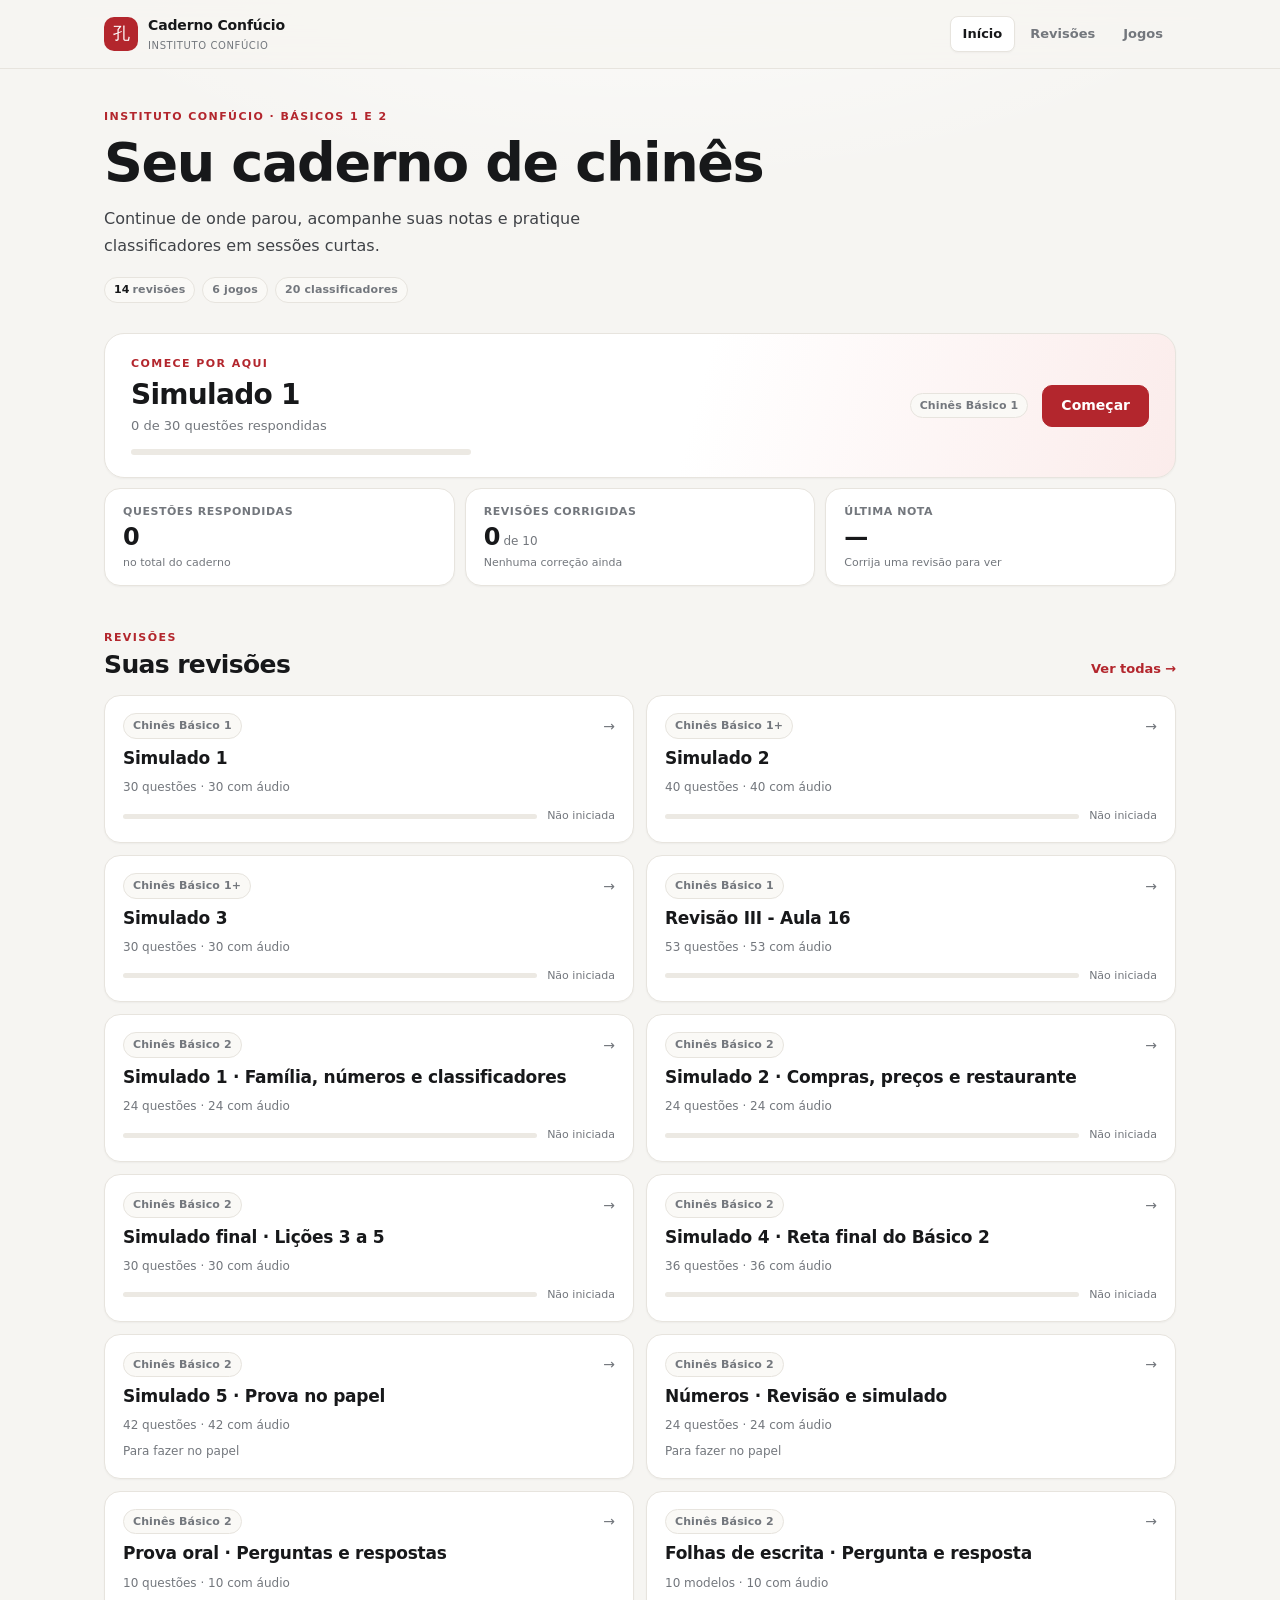
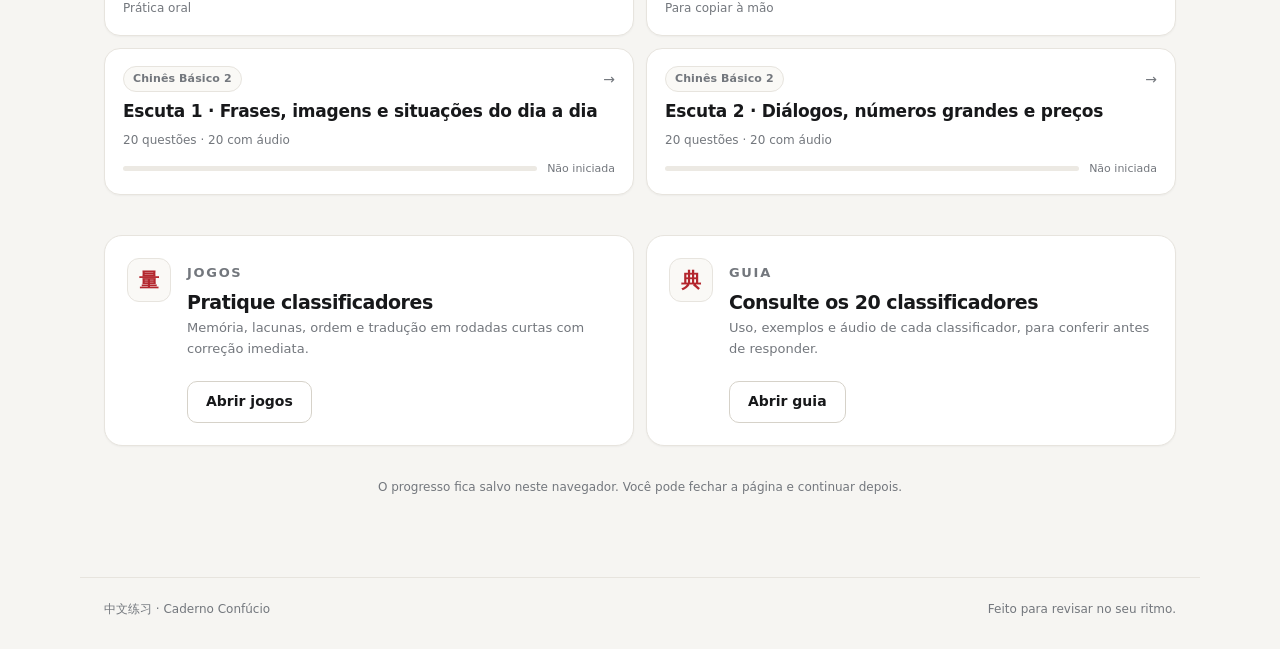
<file: index.html>
<!doctype html>
<html lang="pt-BR">
  <head>
    <meta charset="utf-8" />
    <meta name="viewport" content="width=device-width, initial-scale=1" />
    <title>Caderno de Chinês · Instituto Confúcio</title>
    <meta name="description" content="Caderno de estudos das aulas de chinês do Instituto Confúcio: revisões, jogos de classificadores e guia de consulta." />
    <link rel="icon" href="data:image/svg+xml,%3Csvg xmlns='http://www.w3.org/2000/svg' viewBox='0 0 64 64'%3E%3Crect width='64' height='64' rx='12' fill='%23b3262d'/%3E%3Ctext x='32' y='42' text-anchor='middle' font-size='32' fill='white' font-family='Arial'%3E习%3C/text%3E%3C/svg%3E" />
    <link rel="stylesheet" href="./src/styles.css?v=2026-11-26-2" />
  </head>
  <body class="app-body" data-page="home">
    <header class="site-header">
      <div class="site-header-inner">
        <a class="brand" href="./index.html" aria-label="Caderno Confúcio, ir para o início">
          <span class="brand-seal" aria-hidden="true">孔</span>
          <span class="brand-text"><strong>Caderno Confúcio</strong><small>Instituto Confúcio</small></span>
        </a>
        <nav class="site-nav" aria-label="Navegação principal">
          <a href="./index.html" aria-current="page">Início</a>
          <a href="./simulados.html">Revisões</a>
          <a href="./jogos.html">Jogos</a>
        </nav>
      </div>
    </header>

    <main class="app-main home">
      <header class="home-head">
        <div class="home-head-copy">
          <p class="eyebrow">Instituto Confúcio · Básicos 1 e 2</p>
          <h1>Seu caderno de chinês</h1>
          <p class="lede">Continue de onde parou, acompanhe suas notas e pratique classificadores em sessões curtas.</p>
          <div class="home-tags">
            <span class="tag"><strong id="homeExamCount">14</strong> revisões</span>
            <span class="tag">6 jogos</span>
            <span class="tag">20 classificadores</span>
          </div>
        </div>
      </header>

      <section class="dashboard" id="homeStatus" aria-label="Seu progresso" hidden></section>

      <section class="home-section" aria-labelledby="homeExamsTitle">
        <div class="section-title-row">
          <div>
            <p class="eyebrow">Revisões</p>
            <h2 id="homeExamsTitle">Suas revisões</h2>
          </div>
          <a class="text-link" href="./simulados.html">Ver todas <span aria-hidden="true">→</span></a>
        </div>
        <div id="homeExamList" class="home-exam-list"></div>
      </section>

      <section class="home-split" aria-label="Práticas e consulta">
        <article class="promo-card">
          <span class="promo-icon" aria-hidden="true">量</span>
          <div class="promo-copy">
            <p class="eyebrow">Jogos</p>
            <h2>Pratique classificadores</h2>
            <p>Memória, lacunas, ordem e tradução em rodadas curtas com correção imediata.</p>
          </div>
          <a class="btn secondary" href="./jogos.html">Abrir jogos</a>
        </article>
        <article class="promo-card">
          <span class="promo-icon" aria-hidden="true">典</span>
          <div class="promo-copy">
            <p class="eyebrow">Guia</p>
            <h2>Consulte os 20 classificadores</h2>
            <p>Uso, exemplos e áudio de cada classificador, para conferir antes de responder.</p>
          </div>
          <a class="btn secondary" href="./jogos.html#guia">Abrir guia</a>
        </article>
      </section>

      <p class="home-note">O progresso fica salvo neste navegador. Você pode fechar a página e continuar depois.</p>
    </main>

    <footer class="site-footer">
      <span>中文练习 · Caderno Confúcio</span>
      <span>Feito para revisar no seu ritmo.</span>
    </footer>

    <script src="./src/app.js?v=2026-11-28-1" type="module"></script>
  </body>
</html>
</file>
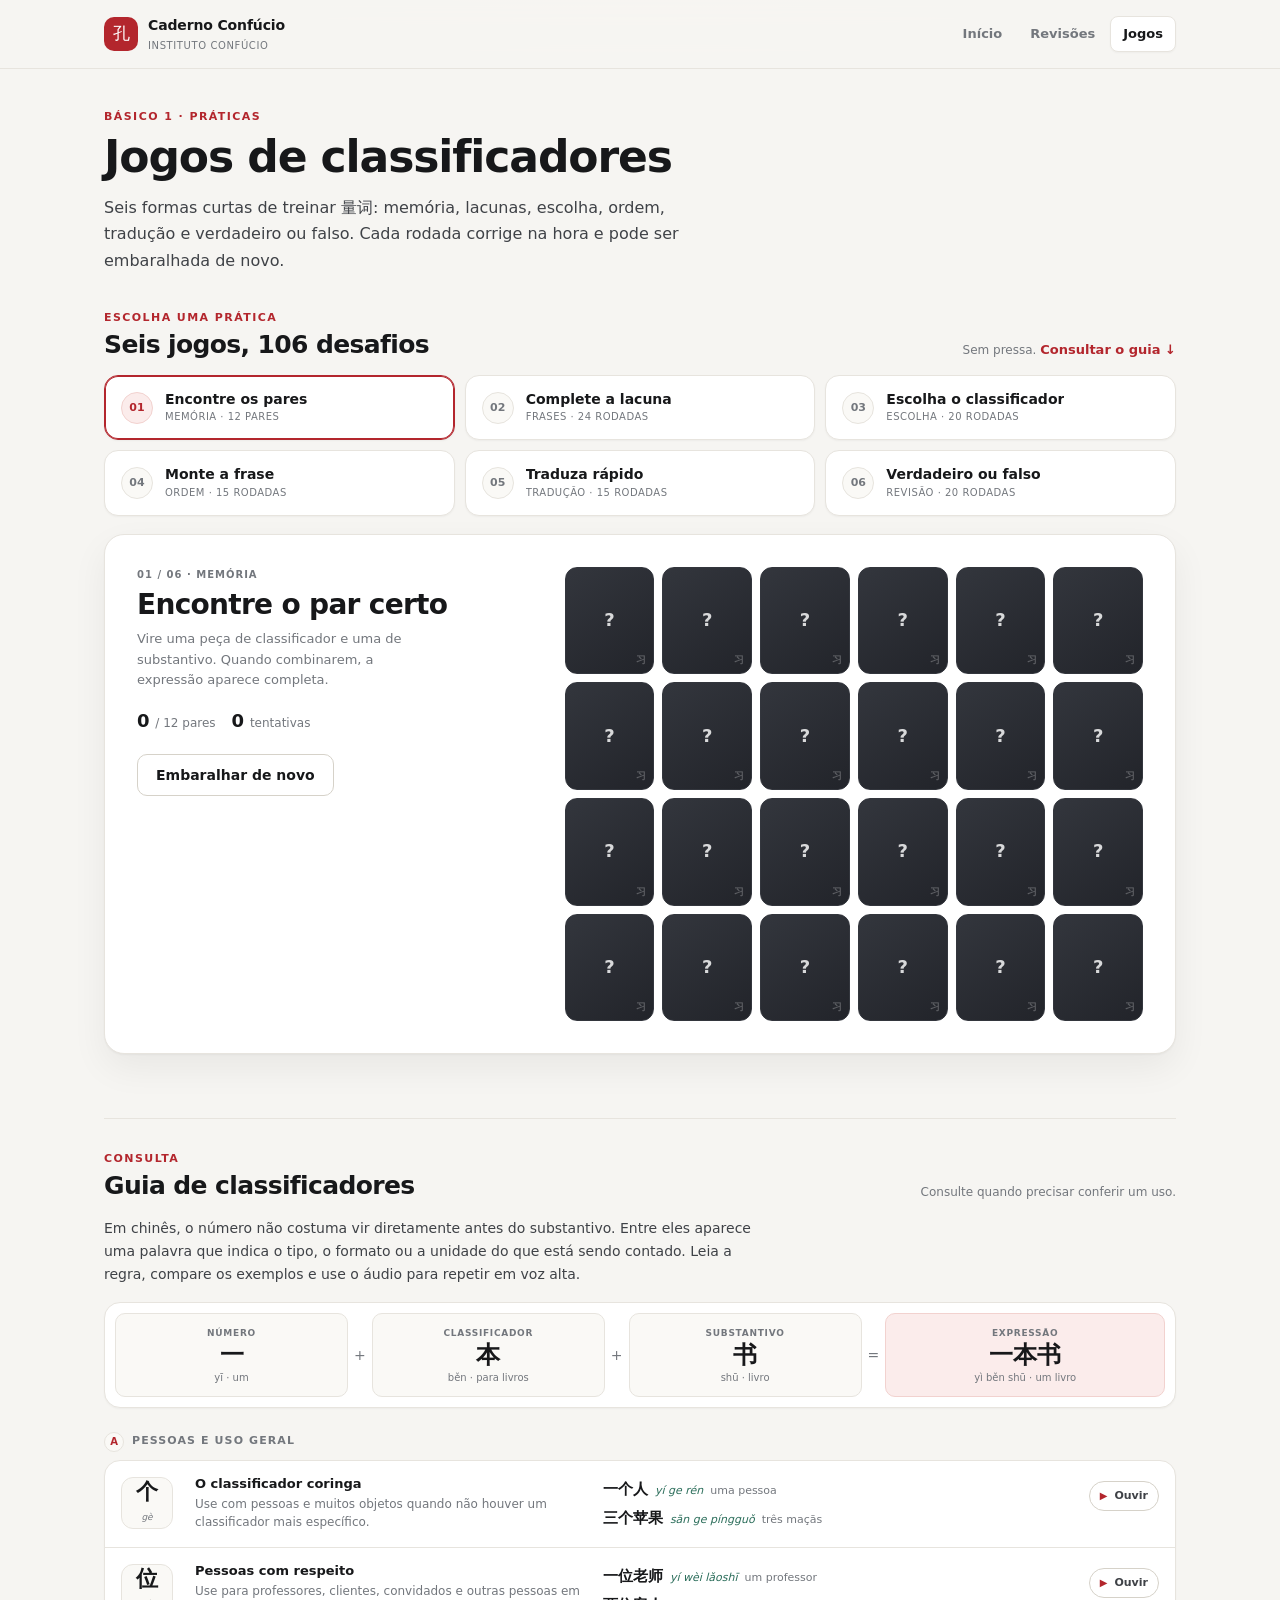
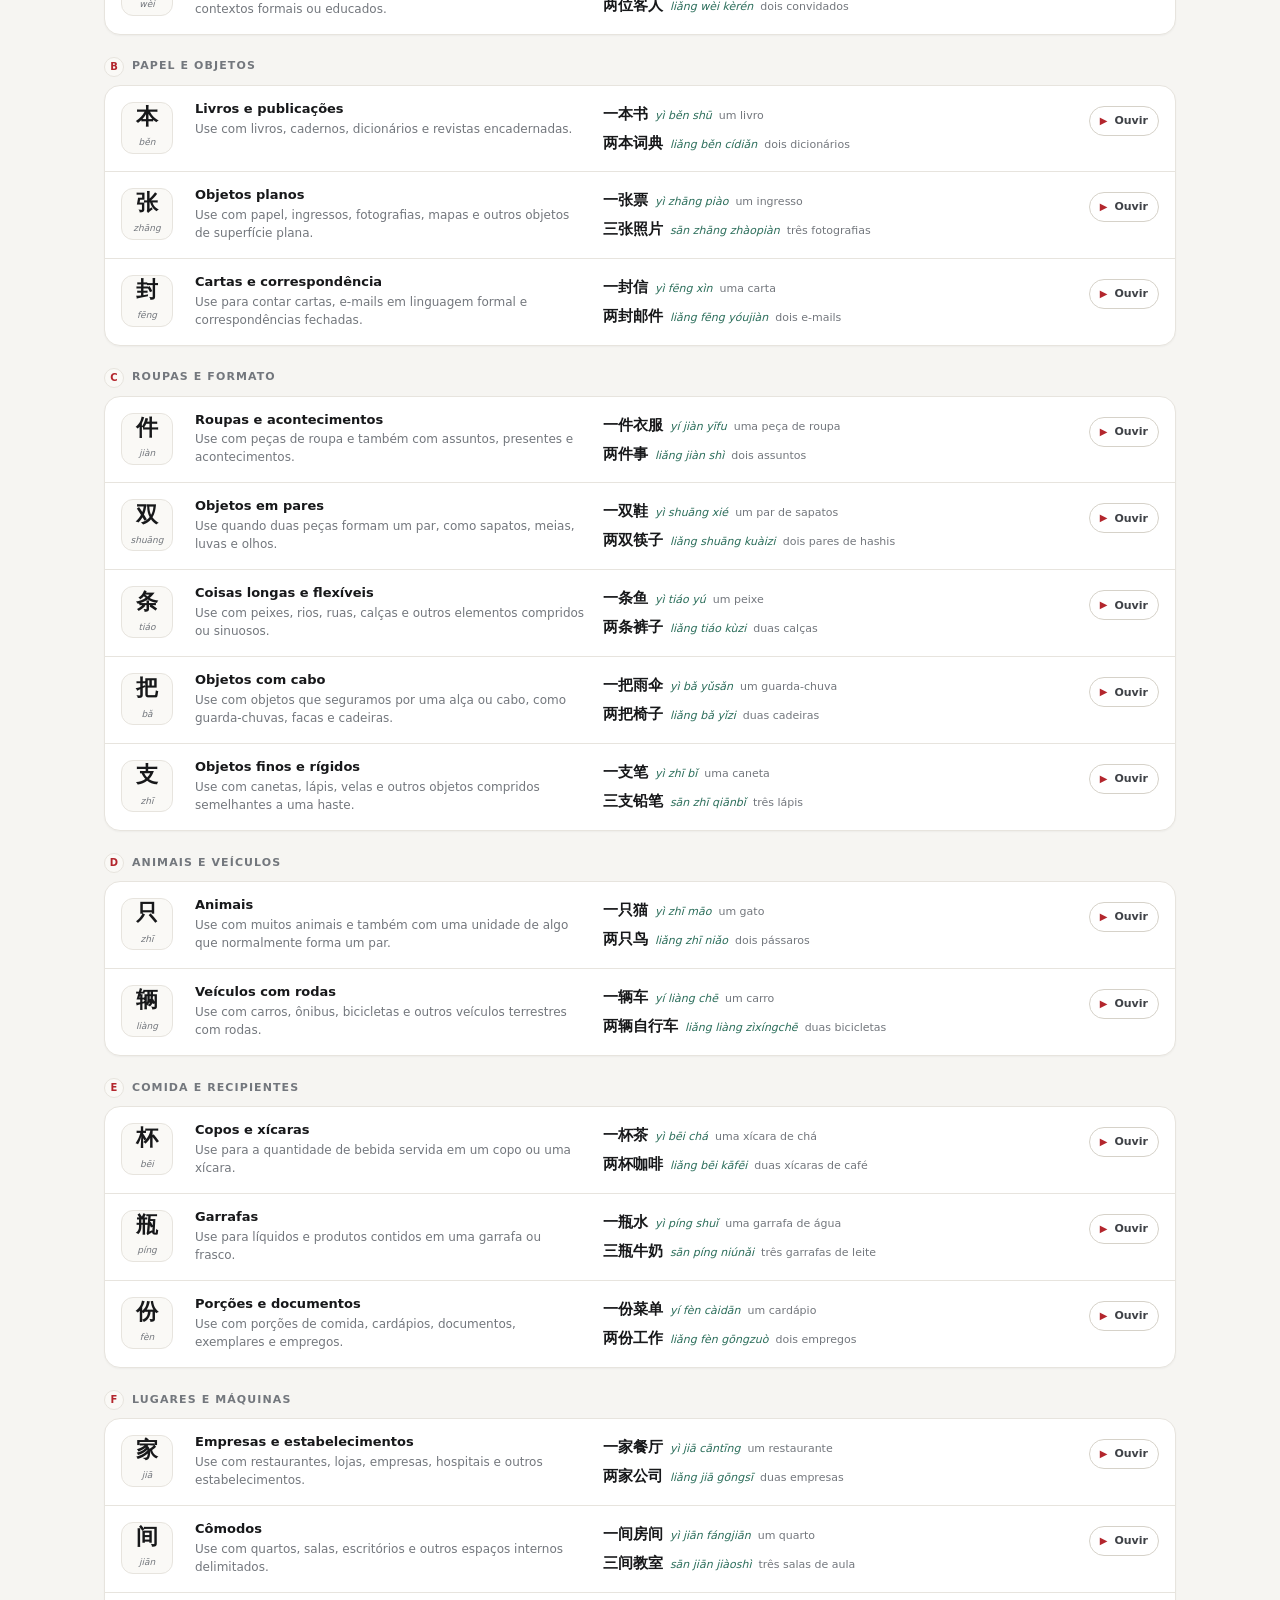
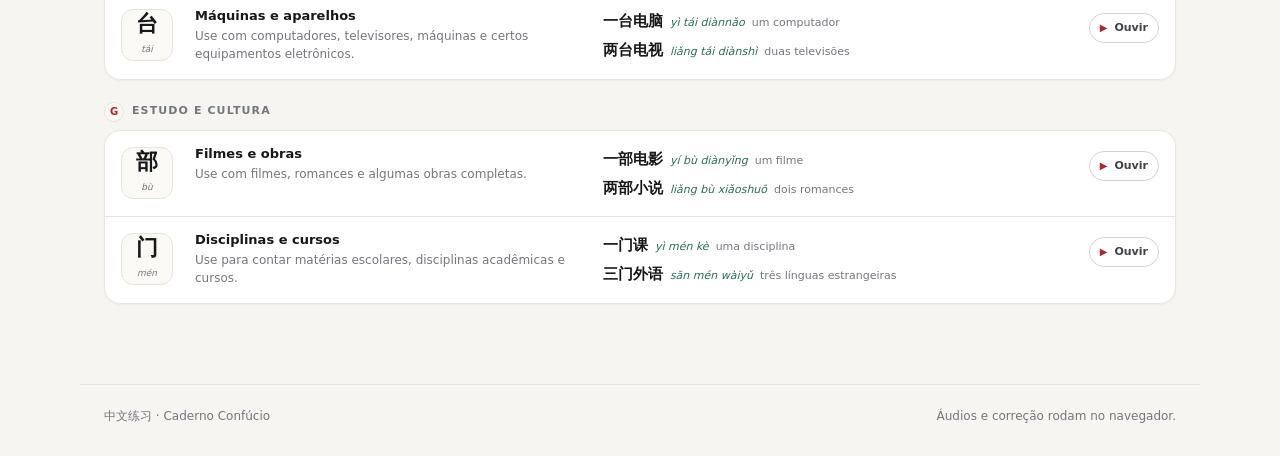
<file: jogos.html>
<!doctype html>
<html lang="pt-BR">
  <head>
    <meta charset="utf-8" />
    <meta name="viewport" content="width=device-width, initial-scale=1" />
    <title>Jogos · Caderno Confúcio</title>
    <meta name="description" content="Jogos de classificadores chineses com áudio e correção imediata: memória, lacunas, escolha, ordem, tradução e verdadeiro ou falso." />
    <link rel="icon" href="data:image/svg+xml,%3Csvg xmlns='http://www.w3.org/2000/svg' viewBox='0 0 64 64'%3E%3Crect width='64' height='64' rx='12' fill='%23b3262d'/%3E%3Ctext x='32' y='42' text-anchor='middle' font-size='32' fill='white' font-family='Arial'%3E习%3C/text%3E%3C/svg%3E" />
    <link rel="stylesheet" href="./src/styles.css?v=2026-11-26-2" />
  </head>
  <body class="app-body" data-page="games">
    <header class="site-header">
      <div class="site-header-inner">
        <a class="brand" href="./index.html" aria-label="Caderno Confúcio, ir para o início">
          <span class="brand-seal" aria-hidden="true">孔</span>
          <span class="brand-text"><strong>Caderno Confúcio</strong><small>Instituto Confúcio</small></span>
        </a>
        <nav class="site-nav" aria-label="Navegação principal">
          <a href="./index.html">Início</a>
          <a href="./simulados.html">Revisões</a>
          <a href="./jogos.html" aria-current="page">Jogos</a>
        </nav>
      </div>
    </header>

    <main class="app-main">
      <header class="page-head">
        <p class="eyebrow">Básico 1 · práticas</p>
        <h1>Jogos de classificadores</h1>
        <p class="lede">Seis formas curtas de treinar 量词: memória, lacunas, escolha, ordem, tradução e verdadeiro ou falso. Cada rodada corrige na hora e pode ser embaralhada de novo.</p>
      </header>

      <section id="classifierGames" class="games" aria-labelledby="gamesTitle">
        <div class="section-title-row">
          <div>
            <p class="eyebrow">Escolha uma prática</p>
            <h2 id="gamesTitle">Seis jogos, 106 desafios</h2>
          </div>
          <p class="helper-text">Sem pressa. <a class="text-link" href="#guia">Consultar o guia ↓</a></p>
        </div>
        <div id="gameTabs" class="game-menu" role="group" aria-label="Escolher jogo"></div>
        <div id="gameWorkspace" class="game-workspace" tabindex="-1"></div>
      </section>

      <section class="guide" id="guia" aria-labelledby="educationTitle">
        <div class="section-title-row">
          <div>
            <p class="eyebrow">Consulta</p>
            <h2 id="educationTitle">Guia de classificadores</h2>
          </div>
          <p class="helper-text">Consulte quando precisar conferir um uso.</p>
        </div>

        <div class="guide-intro">
          <p>Em chinês, o número não costuma vir diretamente antes do substantivo. Entre eles aparece uma palavra que indica o tipo, o formato ou a unidade do que está sendo contado. Leia a regra, compare os exemplos e use o áudio para repetir em voz alta.</p>
          <div class="formula" aria-label="Fórmula: número mais classificador mais substantivo">
            <div class="formula-part"><span>número</span><strong lang="zh-Hans">一</strong><small>yī · um</small></div>
            <b aria-hidden="true">+</b>
            <div class="formula-part"><span>classificador</span><strong lang="zh-Hans">本</strong><small>běn · para livros</small></div>
            <b aria-hidden="true">+</b>
            <div class="formula-part"><span>substantivo</span><strong lang="zh-Hans">书</strong><small>shū · livro</small></div>
            <b aria-hidden="true">=</b>
            <div class="formula-part is-result"><span>expressão</span><strong lang="zh-Hans">一本书</strong><small>yì běn shū · um livro</small></div>
          </div>
        </div>

        <div id="classifierGuide" class="classifier-guide"></div>
      </section>
    </main>

    <footer class="site-footer">
      <span>中文练习 · Caderno Confúcio</span>
      <span>Áudios e correção rodam no navegador.</span>
    </footer>

    <script src="./src/app.js?v=2026-11-28-1" type="module"></script>
  </body>
</html>
</file>
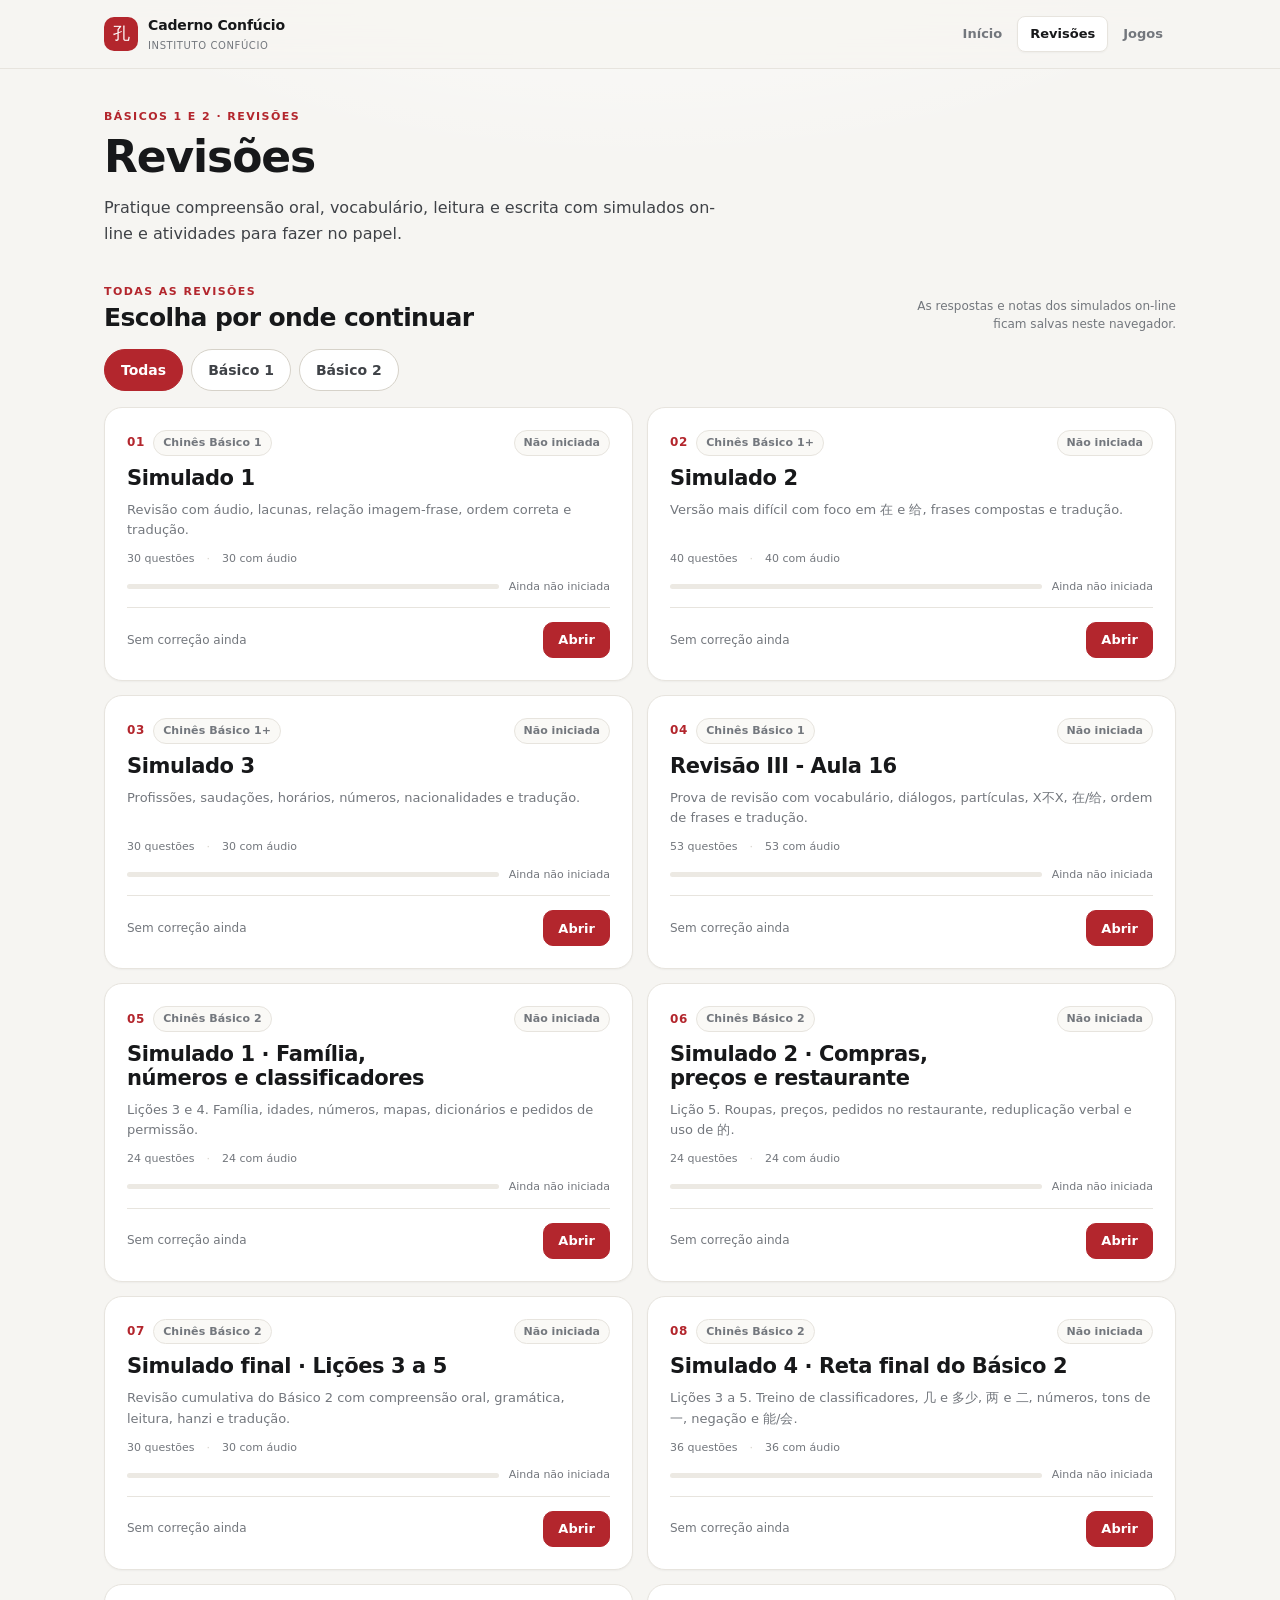
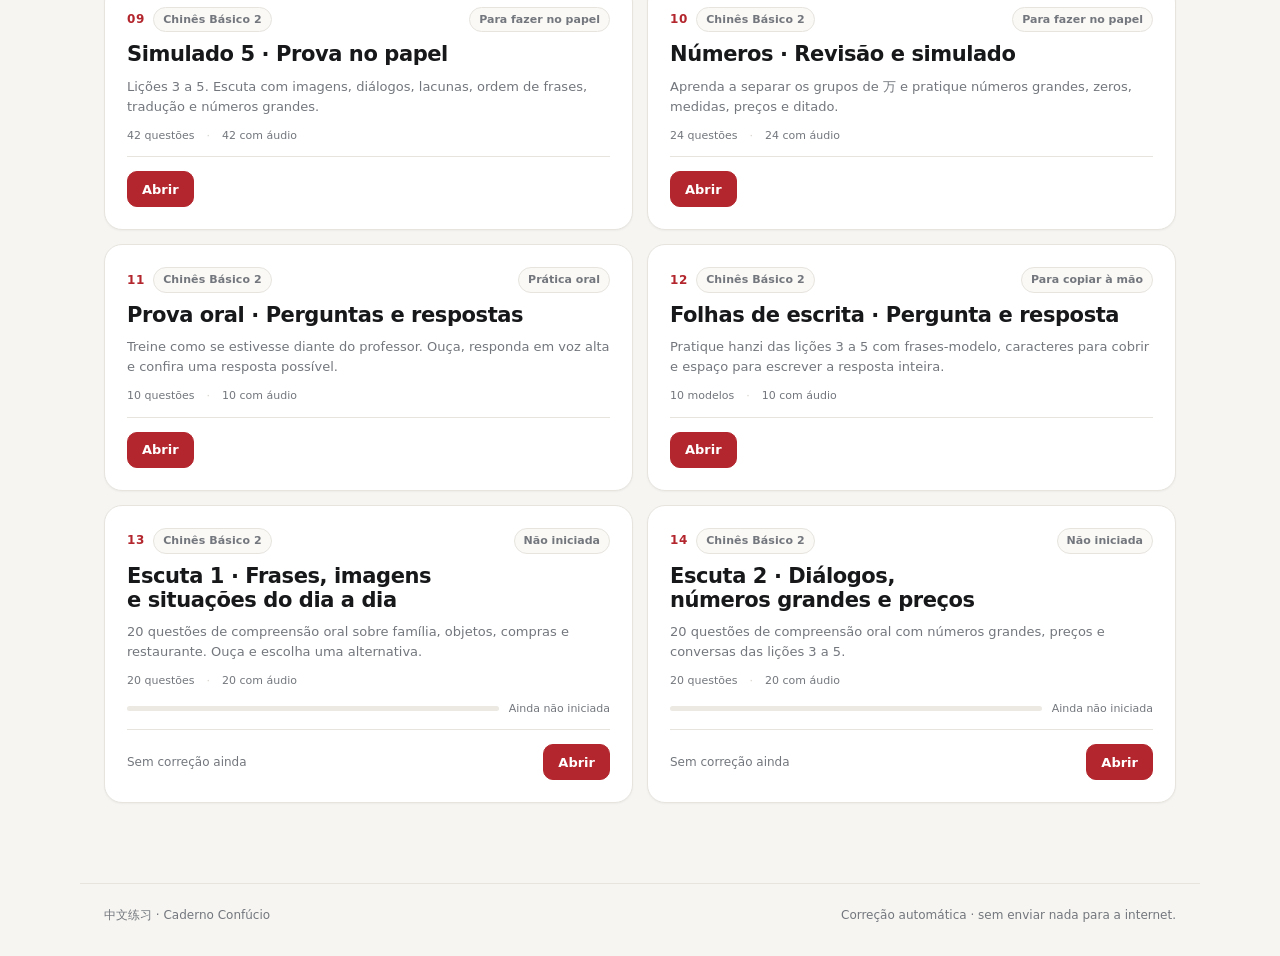
<file: simulados.html>
<!doctype html>
<html lang="pt-BR">
  <head>
    <meta charset="utf-8" />
    <meta name="viewport" content="width=device-width, initial-scale=1" />
    <title>Revisões · Caderno Confúcio</title>
    <meta name="description" content="Simulados e revisões dos níveis Básico 1 e 2 do Instituto Confúcio, com correção automática e respostas salvas." />
    <link rel="icon" href="data:image/svg+xml,%3Csvg xmlns='http://www.w3.org/2000/svg' viewBox='0 0 64 64'%3E%3Crect width='64' height='64' rx='12' fill='%23b3262d'/%3E%3Ctext x='32' y='42' text-anchor='middle' font-size='32' fill='white' font-family='Arial'%3E习%3C/text%3E%3C/svg%3E" />
    <link rel="stylesheet" href="./src/styles.css?v=2026-11-26-2" />
  </head>
  <body class="app-body" data-page="exams">
    <header class="site-header">
      <div class="site-header-inner">
        <a class="brand" href="./index.html" aria-label="Caderno Confúcio, ir para o início">
          <span class="brand-seal" aria-hidden="true">孔</span>
          <span class="brand-text"><strong>Caderno Confúcio</strong><small>Instituto Confúcio</small></span>
        </a>
        <nav class="site-nav" aria-label="Navegação principal">
          <a href="./index.html">Início</a>
          <a href="./simulados.html" aria-current="page">Revisões</a>
          <a href="./jogos.html">Jogos</a>
        </nav>
      </div>
    </header>

    <main class="app-main">
      <div id="homeScreen">
        <header class="page-head">
          <p class="eyebrow">Básicos 1 e 2 · revisões</p>
          <h1>Revisões</h1>
          <p class="lede">Pratique compreensão oral, vocabulário, leitura e escrita com simulados on-line e atividades para fazer no papel.</p>
        </header>

        <section class="library" aria-labelledby="libraryTitle">
          <div class="section-title-row">
            <div>
              <p class="eyebrow">Todas as revisões</p>
              <h2 id="libraryTitle">Escolha por onde continuar</h2>
            </div>
            <p class="helper-text">As respostas e notas dos simulados on-line ficam salvas neste navegador.</p>
          </div>
          <div id="examLevelFilter" class="exam-level-filter" role="group" aria-label="Filtrar revisões por nível" hidden>
            <button type="button" data-exam-level="" aria-pressed="true" aria-controls="examCards">Todas</button>
            <button type="button" data-exam-level="1" aria-pressed="false" aria-controls="examCards">Básico 1</button>
            <button type="button" data-exam-level="2" aria-pressed="false" aria-controls="examCards">Básico 2</button>
          </div>
          <div id="examCards" class="exam-list" aria-label="Lista de revisões"></div>
        </section>
      </div>

      <section id="examScreen" class="exam-screen" hidden>
        <div class="exam-sticky">
          <div class="exam-topbar">
            <button class="back-link" id="backToExams" type="button"><span aria-hidden="true">←</span> Todas as revisões</button>
            <div class="exam-topbar-main">
              <span class="exam-topbar-kicker" id="examToolbarKicker">Revisão</span>
              <strong id="examToolbarTitle"></strong>
            </div>
            <div class="exam-topbar-progress" aria-live="polite">
              <span id="progressText">0 de 0 respondidas</span>
              <span class="progress-track" aria-hidden="true"><span id="progressBar" class="progress-bar"></span></span>
            </div>
          </div>
          <nav id="sectionNav" class="section-tabs" aria-label="Seções da revisão"></nav>
        </div>

        <div class="exam-sheet">
          <header id="examIntro" class="exam-intro"></header>
          <form id="examForm" class="exam-form" novalidate></form>
          <section id="results" class="results" aria-live="polite" hidden></section>
        </div>
      </section>
    </main>

    <footer class="site-footer">
      <span>中文练习 · Caderno Confúcio</span>
      <span>Correção automática · sem enviar nada para a internet.</span>
    </footer>

    <script src="./src/app.js?v=2026-11-28-1" type="module"></script>
  </body>
</html>
</file>
<file: src/styles.css>
:root {
  color-scheme: light;
  --bg: #f6f5f2;
  --surface: #ffffff;
  --surface-soft: #faf9f6;
  --ink: #17181a;
  --ink-2: #3f4247;
  --muted: #73777d;
  --border: #e7e4de;
  --border-strong: #d6d2c9;
  --accent: #b3262d;
  --accent-dark: #941d24;
  --accent-soft: #fbeceb;
  --jade: #2c6e5b;
  --jade-soft: #eaf4ef;
  --gold: #916a1c;
  --gold-soft: #fbf3e2;
  --wrong: #b3262d;
  --radius: 16px;
  --radius-sm: 10px;
  --shadow-sm: 0 1px 2px rgb(20 20 24 / 4%);
  --shadow: 0 1px 2px rgb(20 20 24 / 4%), 0 14px 36px rgb(20 20 24 / 6%);
  --font-sans: "Inter", "Avenir Next", "Segoe UI", system-ui, -apple-system, "PingFang SC", "Microsoft YaHei", sans-serif;
  --max: 1120px;
  --header-h: 68px;
}

* {
  box-sizing: border-box;
}

[hidden] {
  display: none !important;
}

html {
  scroll-behavior: smooth;
}

body {
  margin: 0;
  min-height: 100vh;
  background-color: var(--bg);
  background-image: radial-gradient(1100px 560px at 50% -8%, #ffffff 0%, rgb(255 255 255 / 0%) 66%);
  background-repeat: no-repeat;
  color: var(--ink);
  font-family: var(--font-sans);
  font-size: 16px;
  line-height: 1.6;
  -webkit-font-smoothing: antialiased;
  text-rendering: optimizeLegibility;
}

h1,
h2,
h3,
h4 {
  margin: 0;
  font-family: var(--font-sans);
  font-weight: 650;
  line-height: 1.15;
  letter-spacing: -0.025em;
  text-wrap: balance;
}

p {
  margin: 0;
}

a {
  color: var(--accent);
}

img {
  max-width: 100%;
}

button,
input,
select,
textarea {
  font: inherit;
}

button {
  color: inherit;
}

:where(a, button, input, select, textarea):focus-visible,
.game-workspace:focus-visible,
.pairs-board:focus-visible {
  outline: 2px solid rgb(179 38 45 / 55%);
  outline-offset: 2px;
}

.site-header {
  position: sticky;
  top: 0;
  z-index: 50;
  border-bottom: 1px solid var(--border);
  background: rgb(246 245 242 / 88%);
  backdrop-filter: blur(14px);
}

.site-header-inner {
  display: flex;
  align-items: center;
  gap: 24px;
  width: min(var(--max), 100%);
  min-height: var(--header-h);
  margin: 0 auto;
  padding: 0 24px;
}

.brand {
  display: flex;
  align-items: center;
  gap: 10px;
  color: var(--ink);
  text-decoration: none;
}

.brand-seal {
  display: grid;
  place-items: center;
  width: 34px;
  height: 34px;
  border-radius: 10px;
  background: var(--accent);
  color: #fff;
  font-size: 17px;
  line-height: 1;
}

.brand-text {
  display: grid;
  gap: 1px;
}

.brand-text strong {
  font-size: 14px;
  font-weight: 650;
  letter-spacing: -0.01em;
}

.brand-text small {
  color: var(--muted);
  font-size: 10px;
  font-weight: 500;
  letter-spacing: 0.06em;
  text-transform: uppercase;
}

.site-nav {
  display: flex;
  align-items: center;
  gap: 2px;
  margin-left: auto;
}

.site-nav a {
  padding: 7px 12px;
  border: 1px solid transparent;
  border-radius: 8px;
  color: var(--muted);
  font-size: 13px;
  font-weight: 550;
  text-decoration: none;
  transition: color 140ms ease, background 140ms ease, border-color 140ms ease;
}

.site-nav a:hover {
  background: var(--surface-soft);
  color: var(--ink);
}

.site-nav a[aria-current="page"] {
  border-color: var(--border);
  background: var(--surface);
  box-shadow: var(--shadow-sm);
  color: var(--ink);
}

.app-main {
  width: min(var(--max), 100%);
  margin: 0 auto;
  padding: 40px 24px 80px;
}

.site-footer {
  display: flex;
  justify-content: space-between;
  gap: 16px;
  width: min(var(--max), 100%);
  margin: 0 auto;
  padding: 22px 24px 30px;
  border-top: 1px solid var(--border);
  color: var(--muted);
  font-size: 12px;
}

.eyebrow {
  margin: 0 0 8px;
  color: var(--accent);
  font-size: 11px;
  font-weight: 700;
  letter-spacing: 0.13em;
  line-height: 1.4;
  text-transform: uppercase;
}

.lede {
  max-width: 62ch;
  margin-top: 12px;
  color: var(--ink-2);
  font-size: 16px;
  line-height: 1.65;
}

.helper-text {
  max-width: 34ch;
  color: var(--muted);
  font-size: 12px;
  line-height: 1.5;
  text-align: right;
}

.page-head {
  max-width: 760px;
  margin-bottom: 36px;
}

.page-head h1 {
  font-size: clamp(34px, 4.4vw, 44px);
}

.btn {
  display: inline-flex;
  align-items: center;
  justify-content: center;
  gap: 8px;
  min-height: 42px;
  padding: 8px 18px;
  border: 1px solid var(--accent);
  border-radius: var(--radius-sm);
  background: var(--accent);
  color: #fff;
  font-size: 14px;
  font-weight: 600;
  line-height: 1.2;
  text-decoration: none;
  cursor: pointer;
  transition: background 140ms ease, border-color 140ms ease, transform 140ms ease;
}

.btn:hover {
  border-color: var(--accent-dark);
  background: var(--accent-dark);
  transform: translateY(-1px);
}

.btn.secondary {
  border-color: var(--border-strong);
  background: var(--surface);
  color: var(--ink);
}

.btn.secondary:hover {
  border-color: #c3bdb1;
  background: var(--surface-soft);
}

.btn:disabled {
  opacity: 0.45;
  cursor: not-allowed;
  transform: none;
}

.text-link {
  display: inline-flex;
  align-items: center;
  gap: 4px;
  border: none;
  background: none;
  color: var(--accent);
  font-size: 13px;
  font-weight: 600;
  text-decoration: none;
  cursor: pointer;
}

.text-link:hover {
  color: var(--accent-dark);
  text-decoration: underline;
  text-underline-offset: 3px;
}

.tag {
  display: inline-flex;
  align-items: center;
  padding: 3px 9px;
  border: 1px solid var(--border);
  border-radius: 999px;
  background: var(--surface-soft);
  color: var(--muted);
  font-size: 11px;
  font-weight: 600;
  letter-spacing: 0.01em;
  white-space: nowrap;
}

.status-pill {
  display: inline-flex;
  align-items: center;
  margin-left: auto;
  padding: 3px 9px;
  border: 1px solid var(--border);
  border-radius: 999px;
  background: var(--surface-soft);
  color: var(--muted);
  font-size: 11px;
  font-weight: 600;
  white-space: nowrap;
}

.status-pill.is-started {
  border-color: #f0ddb8;
  background: var(--gold-soft);
  color: var(--gold);
}

.status-pill.is-corrected {
  border-color: #cde5da;
  background: var(--jade-soft);
  color: var(--jade);
}

.progress-track {
  display: block;
  flex: 1 1 auto;
  height: 6px;
  overflow: hidden;
  border-radius: 999px;
  background: #ece9e3;
}

.progress-bar {
  display: block;
  width: 0;
  height: 100%;
  border-radius: inherit;
  background: var(--jade);
  transition: width 220ms ease;
}

.section-title-row {
  display: flex;
  align-items: flex-end;
  justify-content: space-between;
  gap: 24px;
  margin-bottom: 16px;
}

.section-title-row h2 {
  font-size: clamp(21px, 2.4vw, 25px);
}

.section-title-row .eyebrow {
  margin-bottom: 5px;
}

.home-head {
  display: flex;
  align-items: flex-end;
  justify-content: space-between;
  gap: 32px;
  margin-bottom: 30px;
}

.home-head h1 {
  font-size: clamp(38px, 5vw, 54px);
}

.home-head-copy .lede {
  max-width: 52ch;
}

.home-tags {
  display: flex;
  flex-wrap: wrap;
  gap: 7px;
  margin-top: 18px;
}

.home-tags .tag strong {
  margin-right: 3px;
  color: var(--ink);
  font-weight: 700;
}

.dashboard {
  display: flex;
  flex-direction: column;
  gap: 10px;
  margin-bottom: 44px;
}

.continue-card {
  display: flex;
  align-items: center;
  justify-content: space-between;
  gap: 26px;
  padding: 22px 26px;
  border: 1px solid var(--border);
  border-radius: 20px;
  background: linear-gradient(105deg, var(--surface) 0%, var(--surface) 55%, var(--accent-soft) 100%);
  box-shadow: var(--shadow-sm);
}

.continue-copy {
  display: flex;
  flex: 1 1 auto;
  flex-direction: column;
  justify-content: center;
  min-width: 0;
}

.continue-copy h2 {
  font-size: clamp(22px, 2.6vw, 28px);
}

.continue-meta {
  margin: 5px 0 12px;
  color: var(--muted);
  font-size: 13px;
}

.continue-copy .progress-track {
  width: min(100%, 340px);
  flex: 0 0 auto;
}

.continue-action {
  display: flex;
  flex: 0 0 auto;
  align-items: center;
  gap: 14px;
}

.stat-grid {
  display: grid;
  grid-template-columns: repeat(3, minmax(0, 1fr));
  gap: 10px;
}

.stat-card {
  display: grid;
  gap: 2px;
  align-content: center;
  min-width: 0;
  padding: 14px 18px;
  border: 1px solid var(--border);
  border-radius: 16px;
  background: var(--surface);
  box-shadow: var(--shadow-sm);
}

.stat-label {
  color: var(--muted);
  font-size: 11px;
  font-weight: 600;
  letter-spacing: 0.05em;
  text-transform: uppercase;
}

.stat-value {
  color: var(--ink);
  font-size: 24px;
  font-weight: 650;
  letter-spacing: -0.03em;
  line-height: 1.2;
  font-variant-numeric: tabular-nums;
}

.stat-sub {
  overflow: hidden;
  color: var(--muted);
  font-size: 11px;
  font-weight: 500;
  text-overflow: ellipsis;
  white-space: nowrap;
}

.stat-value .stat-sub {
  font-size: 12px;
  font-weight: 500;
  letter-spacing: 0;
}

.home-section {
  margin-top: 40px;
}

.home-exam-list {
  display: grid;
  grid-template-columns: repeat(2, minmax(0, 1fr));
  gap: 12px;
}

.home-exam {
  display: grid;
  gap: 6px;
  padding: 17px 18px;
  border: 1px solid var(--border);
  border-radius: 16px;
  background: var(--surface);
  box-shadow: var(--shadow-sm);
  color: var(--ink);
  text-decoration: none;
  transition: border-color 150ms ease, box-shadow 150ms ease, transform 150ms ease;
}

.home-exam:hover {
  border-color: var(--border-strong);
  box-shadow: var(--shadow);
  transform: translateY(-1px);
}

.home-exam-top {
  display: flex;
  align-items: center;
  justify-content: space-between;
  gap: 8px;
}

.home-exam > strong {
  font-size: 17px;
  font-weight: 650;
  letter-spacing: -0.015em;
}

.home-exam-meta {
  color: var(--muted);
  font-size: 12px;
}

.home-exam-score {
  color: var(--jade);
  font-size: 13px;
  font-weight: 700;
  font-variant-numeric: tabular-nums;
}

.home-exam-arrow {
  color: var(--muted);
  font-size: 14px;
}

.home-exam-progress {
  display: flex;
  align-items: center;
  gap: 10px;
  margin-top: 4px;
  color: var(--muted);
  font-size: 11px;
  font-variant-numeric: tabular-nums;
}

.home-exam-progress .progress-track {
  height: 5px;
}

.home-exam-progress .progress-bar {
  background: var(--accent);
}

.home-split {
  display: grid;
  grid-template-columns: repeat(2, minmax(0, 1fr));
  gap: 12px;
  margin-top: 40px;
}

.promo-card {
  display: grid;
  grid-template-columns: auto minmax(0, 1fr);
  gap: 16px;
  align-items: start;
  padding: 22px;
  border: 1px solid var(--border);
  border-radius: 18px;
  background: var(--surface);
  box-shadow: var(--shadow-sm);
}

.promo-icon {
  display: grid;
  place-items: center;
  width: 44px;
  height: 44px;
  border: 1px solid var(--border);
  border-radius: 12px;
  background: var(--surface-soft);
  color: var(--accent);
  font-size: 20px;
  font-weight: 600;
  line-height: 1;
}

.promo-copy h2 {
  font-size: 19px;
}

.promo-copy p {
  margin-top: 5px;
  color: var(--muted);
  font-size: 13px;
  line-height: 1.55;
}

.promo-card .btn {
  grid-column: 2;
  justify-self: start;
  margin-top: 6px;
}

.home-note {
  margin-top: 32px;
  color: var(--muted);
  font-size: 12px;
  text-align: center;
}

.library {
  margin-top: 8px;
}

.exam-level-filter {
  display: flex;
  flex-wrap: wrap;
  gap: 8px;
  margin-bottom: 16px;
}

.exam-level-filter button {
  min-height: 42px;
  padding: 8px 16px;
  border: 1px solid var(--border-strong);
  border-radius: 999px;
  background: var(--surface);
  color: var(--ink-2);
  font-size: 14px;
  font-weight: 600;
  cursor: pointer;
}

.exam-level-filter button:hover {
  border-color: var(--accent);
}

.exam-level-filter button[aria-pressed="true"] {
  border-color: var(--accent);
  background: var(--accent);
  color: #fff;
}

.exam-list {
  display: grid;
  grid-template-columns: repeat(2, minmax(0, 1fr));
  gap: 14px;
}

.exam-card {
  display: flex;
  flex-direction: column;
  gap: 10px;
  padding: 22px;
  border: 1px solid var(--border);
  border-radius: 18px;
  background: var(--surface);
  box-shadow: var(--shadow-sm);
  transition: border-color 150ms ease, box-shadow 150ms ease;
}

.exam-card:hover {
  border-color: var(--border-strong);
  box-shadow: var(--shadow);
}

.exam-card-head {
  display: flex;
  align-items: center;
  gap: 8px;
  min-width: 0;
}

.exam-number {
  color: var(--accent);
  font-size: 12px;
  font-weight: 700;
  letter-spacing: 0.06em;
}

.exam-card h3 {
  font-size: 21px;
  letter-spacing: -0.02em;
}

.exam-description {
  flex: 1 1 auto;
  color: var(--muted);
  font-size: 13px;
  line-height: 1.55;
}

.exam-meta-line {
  display: flex;
  flex-wrap: wrap;
  gap: 12px;
  color: var(--muted);
  font-size: 11px;
}

.exam-meta-line span + span::before {
  content: "·";
  margin-right: 12px;
  color: var(--border-strong);
}

.exam-card-progress {
  display: flex;
  align-items: center;
  gap: 10px;
  color: var(--muted);
  font-size: 11px;
  font-variant-numeric: tabular-nums;
}

.exam-card-progress .progress-track {
  height: 5px;
}

.exam-card-progress .progress-bar {
  background: var(--accent);
}

.exam-card-foot {
  display: flex;
  align-items: center;
  justify-content: space-between;
  gap: 12px;
  margin-top: 2px;
  padding-top: 14px;
  border-top: 1px solid var(--border);
}

.exam-score {
  color: var(--ink-2);
  font-size: 12px;
}

.exam-score strong {
  font-weight: 700;
  font-variant-numeric: tabular-nums;
}

.exam-score.is-empty {
  color: var(--muted);
}

.exam-card .btn {
  min-height: 36px;
  padding: 6px 14px;
  font-size: 13px;
}

.exam-screen {
  animation: fade-in 200ms ease both;
}

.exam-sticky {
  position: sticky;
  top: var(--header-h);
  z-index: 40;
  margin-bottom: 24px;
  padding: 12px 0 8px;
  border-bottom: 1px solid var(--border);
  background: var(--bg);
}

.exam-topbar {
  display: grid;
  grid-template-columns: auto minmax(0, 1fr) auto;
  gap: 16px;
  align-items: center;
}

.back-link {
  display: inline-flex;
  align-items: center;
  gap: 6px;
  min-height: 34px;
  padding: 5px 11px;
  border: 1px solid var(--border);
  border-radius: 8px;
  background: var(--surface);
  color: var(--ink-2);
  font-size: 12px;
  font-weight: 600;
  cursor: pointer;
  transition: border-color 140ms ease, background 140ms ease;
}

.back-link:hover {
  border-color: var(--border-strong);
  background: var(--surface-soft);
}

.exam-topbar-main {
  display: flex;
  flex-direction: column;
  gap: 1px;
  min-width: 0;
}

.exam-topbar-kicker {
  color: var(--muted);
  font-size: 10px;
  font-weight: 600;
  letter-spacing: 0.1em;
  text-transform: uppercase;
}

.exam-topbar-main strong {
  overflow: hidden;
  color: var(--ink);
  font-size: 14px;
  font-weight: 650;
  line-height: 1.3;
  text-overflow: ellipsis;
  white-space: nowrap;
}

.exam-topbar-progress {
  display: flex;
  align-items: center;
  gap: 10px;
  color: var(--muted);
  font-size: 11px;
  white-space: nowrap;
  font-variant-numeric: tabular-nums;
}

.exam-topbar-progress .progress-track {
  width: 110px;
}

.section-tabs {
  display: flex;
  gap: 4px;
  margin-top: 10px;
  padding-bottom: 2px;
  overflow-x: auto;
  scrollbar-width: none;
}

.section-tabs::-webkit-scrollbar {
  display: none;
}

.section-tabs a {
  flex: 0 0 auto;
  padding: 5px 11px;
  border: 1px solid var(--border);
  border-radius: 999px;
  background: var(--surface);
  color: var(--muted);
  font-size: 12px;
  font-weight: 500;
  text-decoration: none;
  white-space: nowrap;
  transition: color 140ms ease, background 140ms ease, border-color 140ms ease;
}

.section-tabs a:hover {
  border-color: var(--border-strong);
  color: var(--ink);
}

.section-tabs a[aria-current="true"] {
  border-color: var(--ink);
  background: var(--ink);
  color: #fff;
}

.exam-sheet {
  max-width: 850px;
  margin: 0 auto;
}

.exam-intro {
  margin-bottom: 28px;
}

.exam-intro h1 {
  font-size: clamp(28px, 3.6vw, 37px);
}

.exam-intro .lede {
  margin-top: 10px;
  font-size: 15px;
}

.exam-meta-chips {
  display: flex;
  flex-wrap: wrap;
  gap: 6px;
  margin-top: 16px;
}

.meta-chip {
  display: inline-flex;
  align-items: center;
  gap: 4px;
  padding: 4px 10px;
  border: 1px solid var(--border);
  border-radius: 999px;
  background: var(--surface);
  color: var(--muted);
  font-size: 11px;
  white-space: nowrap;
}

.meta-chip strong {
  color: var(--ink);
  font-weight: 650;
}

.exam-intro-note {
  margin-top: 12px;
  color: var(--muted);
  font-size: 12px;
  line-height: 1.55;
}

.section {
  margin-top: 34px;
  scroll-margin-top: calc(var(--header-h) + 116px);
}

.section:first-child {
  margin-top: 0;
}

.section-heading {
  display: flex;
  align-items: baseline;
  justify-content: space-between;
  gap: 16px;
  margin-bottom: 12px;
  padding-bottom: 10px;
  border-bottom: 1px solid var(--border);
}

.section-heading h2 {
  font-size: 20px;
}

.section-heading span {
  color: var(--muted);
  font-size: 11px;
  white-space: nowrap;
}

.prompt-text {
  max-width: 70ch;
  margin-bottom: 12px;
  color: var(--muted);
  font-size: 13px;
  line-height: 1.6;
}

.question {
  position: relative;
  display: grid;
  gap: 12px;
  margin-bottom: 12px;
  padding: 20px 20px 20px 58px;
  border: 1px solid var(--border);
  border-radius: var(--radius);
  background: var(--surface);
  box-shadow: var(--shadow-sm);
  transition: border-color 150ms ease;
}

.question:last-of-type {
  margin-bottom: 0;
}

.question-number {
  position: absolute;
  top: 20px;
  left: 18px;
  display: grid;
  place-items: center;
  width: 28px;
  height: 28px;
  border: 1px solid var(--border-strong);
  border-radius: 50%;
  background: var(--surface-soft);
  color: var(--accent);
  font-size: 11px;
  font-weight: 700;
  font-variant-numeric: tabular-nums;
}

.question-title h3 {
  color: var(--ink);
  font-size: 14px;
  font-weight: 600;
  line-height: 1.55;
  letter-spacing: 0;
}

.question-title p {
  margin-top: 4px;
  color: var(--muted);
  font-size: 12px;
  line-height: 1.5;
}

.pinyin {
  color: var(--jade);
  font-size: 13px;
  font-style: italic;
}

.visual-prompt {
  display: grid;
  place-items: center;
  margin: 0;
  padding: 14px;
  border: 1px dashed var(--border-strong);
  border-radius: 12px;
  background: var(--surface-soft);
  color: var(--muted);
  font-size: 13px;
  text-align: center;
}

.visual-prompt.has-image {
  padding: 0;
  border: none;
  background: transparent;
}

.visual-prompt img {
  display: block;
  width: auto;
  max-width: 100%;
  max-height: 260px;
  border: 1px solid var(--border);
  border-radius: 12px;
  background: var(--surface-soft);
  box-shadow: var(--shadow-sm);
}

.option-visual {
  display: block;
  margin: 0;
  color: var(--muted);
  font-size: 12px;
  text-align: center;
}

.option-visual img {
  display: block;
  width: 100%;
  height: auto;
  max-height: 120px;
  object-fit: cover;
  border: 1px solid var(--border);
  border-radius: 8px;
  background: var(--surface-soft);
}

.audio-row {
  display: flex;
  flex-wrap: wrap;
  align-items: center;
  gap: 8px;
}

.audio-button {
  display: inline-flex;
  align-items: center;
  gap: 7px;
  min-height: 34px;
  padding: 5px 12px;
  border: 1px solid var(--border-strong);
  border-radius: 999px;
  background: var(--surface);
  color: var(--ink-2);
  font-size: 12px;
  font-weight: 600;
  cursor: pointer;
  transition: background 140ms ease, border-color 140ms ease;
}

.audio-button span {
  color: var(--accent);
  font-size: 10px;
}

.audio-button:hover {
  border-color: #c3bdb1;
  background: var(--surface-soft);
}

.audio-button.is-playing {
  border-color: var(--accent);
  background: var(--accent-soft);
  color: var(--accent);
}

.audio-missing {
  color: var(--muted);
  font-size: 12px;
}

.choices {
  display: grid;
  gap: 6px;
}

.choice {
  display: flex;
  flex-wrap: wrap;
  align-items: flex-start;
  gap: 10px;
  padding: 10px 12px;
  border: 1px solid var(--border);
  border-radius: 10px;
  background: var(--surface);
  color: var(--ink-2);
  font-size: 14px;
  line-height: 1.5;
  cursor: pointer;
  transition: border-color 140ms ease, background 140ms ease;
}

.choice:hover {
  border-color: var(--border-strong);
  background: var(--surface-soft);
}

.choice:has(input:checked) {
  border-color: var(--accent);
  background: var(--accent-soft);
}

.choice > span {
  flex: 1 1 10rem;
  min-width: 0;
}

.choice input {
  flex: 0 0 auto;
  width: 16px;
  height: 16px;
  margin: 2px 0 0;
  accent-color: var(--accent);
}

.choice strong {
  color: var(--accent);
  font-weight: 650;
}

.choice .option-visual {
  display: grid;
  flex: 0 1 140px;
  gap: 4px;
  width: auto;
}

.choice .option-visual img {
  max-height: 96px;
}

.word-bank {
  display: flex;
  flex-wrap: wrap;
  gap: 6px 18px;
  margin: 0;
  padding: 12px 14px;
  border: 1px solid var(--border);
  border-radius: 12px;
  background: var(--surface-soft);
  list-style: none;
  color: var(--ink-2);
  font-size: 13px;
}

.word-bank span {
  margin-left: 4px;
  color: var(--muted);
  font-size: 11px;
  font-style: italic;
}

.match-grid {
  display: grid;
  grid-template-columns: repeat(auto-fit, minmax(130px, 1fr));
  gap: 10px;
}

.shared-option {
  display: grid;
  gap: 6px;
  align-content: start;
  padding: 8px;
  border: 1px solid var(--border);
  border-radius: 10px;
  background: var(--surface);
  font-size: 12px;
  line-height: 1.4;
}

.question input[type="text"],
.question textarea,
.answer-select {
  width: 100%;
  border: 1px solid var(--border-strong);
  border-radius: 10px;
  background: var(--surface);
  color: var(--ink);
  font-family: var(--font-sans);
  font-size: 15px;
  transition: border-color 140ms ease, box-shadow 140ms ease;
}

.question input[type="text"],
.answer-select {
  min-height: 44px;
  padding: 10px 12px;
}

.question textarea {
  min-height: 104px;
  padding: 11px 12px;
  line-height: 1.55;
  resize: vertical;
}

.question input[type="text"]::placeholder,
.question textarea::placeholder {
  color: #7c766b;
}

.question input[type="text"]:focus,
.question textarea:focus,
.answer-select:focus {
  border-color: var(--accent);
  outline: none;
  box-shadow: 0 0 0 3px rgb(179 38 45 / 12%);
}

.answer-select {
  max-width: 340px;
}

.feedback {
  display: none;
  gap: 3px;
  margin-top: 2px;
  padding: 11px 13px;
  border: 1px solid var(--border);
  border-radius: 10px;
  background: var(--surface-soft);
  color: var(--ink-2);
  font-size: 13px;
  line-height: 1.5;
}

.question.is-graded .feedback {
  display: grid;
}

.question.is-correct .feedback {
  border-color: #cde5da;
  background: var(--jade-soft);
}

.question.is-incorrect .feedback {
  border-color: #f2d2cf;
  background: var(--accent-soft);
}

.feedback > span {
  font-weight: 650;
}

.correct {
  color: var(--jade);
}

.incorrect {
  color: var(--wrong);
}

.explanation {
  color: var(--muted);
}

.actions {
  display: flex;
  flex-wrap: wrap;
  align-items: center;
  justify-content: space-between;
  gap: 14px;
  margin-top: 26px;
  padding-top: 18px;
  border-top: 1px solid var(--border);
}

.actions-note {
  max-width: 42ch;
  color: var(--muted);
  font-size: 12px;
  line-height: 1.55;
}

.actions-buttons {
  display: flex;
  flex-wrap: wrap;
  gap: 8px;
}

.results {
  margin-top: 30px;
  scroll-margin-top: calc(var(--header-h) + 116px);
}

.boletim {
  padding: 26px;
  border: 1px solid var(--border);
  border-radius: 20px;
  background: var(--surface);
  box-shadow: var(--shadow);
}

.boletim-head {
  display: flex;
  align-items: flex-start;
  justify-content: space-between;
  gap: 24px;
}

.boletim h2 {
  font-size: clamp(38px, 6vw, 52px);
  line-height: 1;
  font-variant-numeric: tabular-nums;
}

.boletim h2 span {
  color: var(--muted);
  font-size: 0.42em;
  font-weight: 500;
  letter-spacing: 0;
}

.boletim-message {
  margin-top: 8px;
  color: var(--ink-2);
  font-size: 14px;
}

.score-pill {
  display: grid;
  flex: 0 0 auto;
  place-items: center;
  min-width: 72px;
  height: 72px;
  padding: 0 12px;
  border: 1px solid #f2d2cf;
  border-radius: 50%;
  background: var(--accent-soft);
  color: var(--accent);
  font-size: 17px;
  font-weight: 700;
  font-variant-numeric: tabular-nums;
}

.result-list {
  margin-top: 20px;
  border-top: 1px solid var(--border);
}

.result-item {
  display: grid;
  grid-template-columns: 112px minmax(0, 1fr);
  gap: 14px;
  padding: 10px 0;
  border-bottom: 1px solid var(--border);
  color: var(--ink-2);
  font-size: 13px;
  line-height: 1.5;
}

.result-item span:first-child {
  font-weight: 650;
}

.results-actions {
  display: flex;
  flex-wrap: wrap;
  gap: 8px;
  margin-top: 20px;
}

.games {
  margin-top: 6px;
}

.game-menu {
  display: grid;
  grid-template-columns: repeat(3, minmax(0, 1fr));
  gap: 10px;
  margin-bottom: 18px;
}

.game-tab {
  display: flex;
  align-items: center;
  gap: 12px;
  padding: 14px 16px;
  border: 1px solid var(--border);
  border-radius: 14px;
  background: var(--surface);
  color: var(--ink);
  text-align: left;
  cursor: pointer;
  box-shadow: var(--shadow-sm);
  transition: border-color 150ms ease, box-shadow 150ms ease, transform 150ms ease;
}

.game-tab:hover {
  border-color: var(--border-strong);
  transform: translateY(-1px);
}

.game-tab.is-active {
  border-color: var(--accent);
  box-shadow: 0 0 0 1px var(--accent) inset, var(--shadow-sm);
}

.game-tab-number {
  display: grid;
  flex: 0 0 auto;
  place-items: center;
  width: 32px;
  height: 32px;
  border: 1px solid var(--border);
  border-radius: 50%;
  background: var(--surface-soft);
  color: var(--muted);
  font-size: 11px;
  font-weight: 700;
  font-variant-numeric: tabular-nums;
}

.game-tab.is-active .game-tab-number {
  border-color: #f2d2cf;
  background: var(--accent-soft);
  color: var(--accent);
}

.game-tab-body {
  display: grid;
  gap: 1px;
  min-width: 0;
}

.game-tab-body strong {
  overflow: hidden;
  font-size: 14px;
  font-weight: 600;
  line-height: 1.3;
  text-overflow: ellipsis;
  white-space: nowrap;
}

.game-tab-body small {
  overflow: hidden;
  color: var(--muted);
  font-size: 10px;
  letter-spacing: 0.05em;
  text-overflow: ellipsis;
  text-transform: uppercase;
  white-space: nowrap;
}

.game-workspace {
  min-height: 320px;
  scroll-margin-top: calc(var(--header-h) + 16px);
}

.game-panel {
  display: grid;
  grid-template-columns: minmax(0, 0.8fr) minmax(0, 1.2fr);
  gap: clamp(20px, 4vw, 42px);
  padding: clamp(20px, 3.4vw, 32px);
  border: 1px solid var(--border);
  border-radius: 20px;
  background: var(--surface);
  box-shadow: var(--shadow);
}

.game-panel-copy {
  display: flex;
  flex-direction: column;
  align-items: flex-start;
}

.game-index {
  color: var(--muted);
  font-size: 10px;
  font-weight: 600;
  letter-spacing: 0.1em;
  text-transform: uppercase;
}

.game-panel-copy h3 {
  margin: 6px 0 8px;
  font-size: clamp(22px, 3vw, 28px);
}

.game-panel-copy p,
.game-complete p {
  max-width: 34ch;
  color: var(--muted);
  font-size: 13px;
  line-height: 1.6;
}

.game-stats {
  display: flex;
  flex-wrap: wrap;
  gap: 16px;
  margin: 16px 0;
  color: var(--muted);
  font-size: 12px;
  font-variant-numeric: tabular-nums;
}

.game-stats strong {
  margin-right: 2px;
  color: var(--ink);
  font-size: 18px;
  font-weight: 650;
}

.game-reset {
  margin-top: 2px;
}

.match-listen {
  display: flex;
  flex-wrap: wrap;
  align-items: center;
  gap: 8px;
  margin: 2px 0 14px;
  padding: 10px 12px;
  border: 1px solid var(--border);
  border-radius: 12px;
  background: var(--surface-soft);
}

.match-listen strong {
  font-size: 17px;
}

.pairs-board {
  display: grid;
  grid-template-columns: repeat(6, minmax(0, 1fr));
  gap: 8px;
  align-content: start;
  border-radius: 12px;
  perspective: 900px;
}

.pair-card {
  position: relative;
  aspect-ratio: 1 / 1.2;
  padding: 0;
  border: none;
  background: transparent;
  cursor: pointer;
  transform-style: preserve-3d;
  transition: transform 260ms ease;
}

.pair-card:disabled {
  cursor: default;
}

.pair-card-back,
.pair-card-front {
  position: absolute;
  inset: 0;
  display: flex;
  flex-direction: column;
  align-items: center;
  justify-content: center;
  gap: 3px;
  padding: 6px;
  border: 1px solid var(--border-strong);
  border-radius: 12px;
  backface-visibility: hidden;
  transition: transform 300ms ease;
}

.pair-card-back {
  background: linear-gradient(145deg, #33363d, #22242a);
  border-color: #33363d;
  color: rgb(255 255 255 / 82%);
  font-size: 18px;
  font-weight: 600;
}

.pair-card-back::after {
  content: "习";
  position: absolute;
  right: 7px;
  bottom: 5px;
  color: rgb(255 255 255 / 26%);
  font-size: 10px;
}

.pair-card-front {
  transform: rotateY(180deg);
  background: var(--surface);
  color: var(--ink);
}

.pair-card-front strong {
  font-size: clamp(17px, 2.4vw, 24px);
  font-weight: 650;
  line-height: 1.1;
  text-align: center;
}

.pair-card-front small {
  max-width: 100%;
  overflow: hidden;
  color: var(--muted);
  font-size: 10px;
  line-height: 1.2;
  text-align: center;
  text-overflow: ellipsis;
  white-space: nowrap;
}

.pair-card.is-visible .pair-card-back {
  transform: rotateY(180deg);
}

.pair-card.is-visible .pair-card-front {
  transform: rotateY(360deg);
}

.pair-card.is-matched .pair-card-front {
  border-color: #cde5da;
  background: var(--jade-soft);
}

.pair-card.is-matched {
  opacity: 0.65;
}

.game-success {
  grid-column: 1 / -1;
  padding: 12px 14px;
  border: 1px solid #cde5da;
  border-radius: 12px;
  background: var(--jade-soft);
  color: var(--ink-2);
  font-size: 13px;
}

.game-success strong {
  color: var(--jade);
}

.sentence-challenge,
.quick-challenge,
.order-challenge,
.translation-challenge,
.truth-challenge {
  display: flex;
  flex-direction: column;
  justify-content: center;
  min-width: 0;
}

.challenge-sentence {
  font-size: clamp(26px, 4.2vw, 38px);
  font-weight: 600;
  line-height: 1.3;
}

.challenge-pinyin {
  margin: 4px 0 12px;
  color: var(--jade);
  font-size: 13px;
  font-style: italic;
}

.answer-options {
  display: grid;
  grid-template-columns: repeat(2, minmax(0, 1fr));
  gap: 8px;
  margin-top: 4px;
}

.answer-option {
  min-height: 46px;
  padding: 10px 12px;
  border: 1px solid var(--border-strong);
  border-radius: 12px;
  background: var(--surface);
  color: var(--ink);
  font-size: clamp(18px, 2.6vw, 24px);
  cursor: pointer;
  transition: border-color 140ms ease, background 140ms ease, transform 140ms ease;
}

.answer-option:hover:not(:disabled) {
  border-color: var(--accent);
  background: var(--accent-soft);
}

.answer-option:disabled {
  cursor: default;
}

.answer-option.is-answer {
  border-color: var(--jade);
  background: var(--jade-soft);
  color: var(--jade);
}

.answer-option.is-selected:not(.is-answer) {
  border-color: var(--wrong);
  background: var(--accent-soft);
  color: var(--wrong);
}

.game-feedback {
  display: none;
}

.game-feedback:not(:empty) {
  display: flex;
  flex-wrap: wrap;
  align-items: center;
  gap: 8px 14px;
  margin-top: 14px;
  padding: 12px 14px;
  border: 1px solid var(--border);
  border-radius: 12px;
  background: var(--surface-soft);
  color: var(--ink-2);
  font-size: 13px;
  line-height: 1.5;
}

.game-feedback.is-correct {
  border-color: #cde5da;
  background: var(--jade-soft);
}

.game-feedback.is-incorrect {
  border-color: #f2d2cf;
  background: var(--accent-soft);
}

.game-feedback strong {
  font-size: 14px;
  font-weight: 650;
}

.game-feedback .btn {
  margin-left: auto;
}

.noun-display {
  display: flex;
  flex-direction: column;
  align-items: center;
  gap: 2px;
  padding: 6px 0 14px;
  text-align: center;
}

.noun-display strong {
  font-size: clamp(42px, 7vw, 62px);
  font-weight: 650;
  letter-spacing: 0.02em;
  line-height: 1.1;
}

.noun-display span {
  color: var(--muted);
  font-size: 13px;
}

.quick-challenge .answer-options {
  width: 100%;
}

.order-prompt {
  color: var(--muted);
  font-size: 15px;
}

.order-answer {
  display: flex;
  align-items: center;
  min-height: 58px;
  margin-top: 8px;
  padding: 10px 14px;
  border: 1px solid var(--border-strong);
  border-radius: 12px;
  background: var(--surface-soft);
  color: var(--muted);
  font-size: 13px;
}

.order-answer.has-tokens {
  color: var(--ink);
  font-size: 22px;
  letter-spacing: 0.03em;
}

.token-bank {
  display: flex;
  flex-wrap: wrap;
  gap: 8px;
  margin: 14px 0 12px;
}

.token-button {
  min-height: 42px;
  padding: 7px 14px;
  border: 1px solid var(--border-strong);
  border-radius: 10px;
  background: var(--surface);
  color: var(--ink);
  font-size: 20px;
  cursor: pointer;
  transition: border-color 140ms ease, background 140ms ease, transform 140ms ease;
}

.token-button:hover:not(:disabled) {
  border-color: var(--accent);
  background: var(--accent-soft);
  transform: translateY(-1px);
}

.token-button.is-used {
  opacity: 0.3;
  cursor: default;
  text-decoration: line-through;
}

.order-actions {
  display: flex;
  gap: 8px;
}

.translation-prompt {
  font-size: clamp(20px, 3vw, 26px);
  font-weight: 600;
  line-height: 1.4;
}

.translation-options {
  display: grid;
  gap: 8px;
  margin-top: 12px;
}

.translation-option {
  padding: 12px 14px;
  border: 1px solid var(--border-strong);
  border-radius: 12px;
  background: var(--surface);
  color: var(--ink);
  font-size: 16px;
  text-align: left;
  cursor: pointer;
  transition: border-color 140ms ease, background 140ms ease;
}

.translation-option:hover:not(:disabled) {
  border-color: var(--accent);
  background: var(--accent-soft);
}

.translation-option.is-answer {
  border-color: var(--jade);
  background: var(--jade-soft);
}

.translation-option.is-selected:not(.is-answer) {
  border-color: var(--wrong);
  background: var(--accent-soft);
}

.truth-expression {
  margin: 4px 0 0;
  font-size: clamp(34px, 6vw, 48px);
  font-weight: 600;
  letter-spacing: 0.04em;
  text-align: center;
}

.truth-translation {
  margin: 4px 0 14px;
  color: var(--muted);
  font-size: 14px;
  text-align: center;
}

.truth-challenge .audio-button {
  align-self: center;
}

.truth-challenge .answer-option {
  font-size: 15px;
}

.game-complete {
  grid-template-columns: 1fr;
  justify-items: center;
  padding: clamp(34px, 5vw, 52px) 24px;
  text-align: center;
}

.game-complete p {
  max-width: 42ch;
}

.game-complete .btn {
  margin-top: 16px;
}

.complete-mark {
  margin-bottom: 6px;
  color: var(--accent);
  font-size: clamp(46px, 8vw, 66px);
  font-weight: 650;
  letter-spacing: -0.03em;
  line-height: 1;
  font-variant-numeric: tabular-nums;
}

.guide {
  margin-top: 64px;
  padding-top: 32px;
  border-top: 1px solid var(--border);
  scroll-margin-top: calc(var(--header-h) + 24px);
}

.guide-intro {
  display: grid;
  grid-template-columns: minmax(0, 1fr);
  gap: 16px;
  margin-bottom: 24px;
}

.guide-intro > p {
  max-width: 74ch;
  color: var(--ink-2);
  font-size: 14px;
  line-height: 1.65;
}

.formula {
  display: grid;
  grid-template-columns: minmax(0, 1fr) auto minmax(0, 1fr) auto minmax(0, 1fr) auto minmax(0, 1.2fr);
  gap: 6px;
  align-items: stretch;
  padding: 10px;
  border: 1px solid var(--border);
  border-radius: 16px;
  background: var(--surface);
  box-shadow: var(--shadow-sm);
}

.formula-part {
  display: flex;
  flex-direction: column;
  align-items: center;
  justify-content: center;
  gap: 2px;
  min-height: 84px;
  padding: 10px 8px;
  border: 1px solid var(--border);
  border-radius: 10px;
  background: var(--surface-soft);
  text-align: center;
}

.formula-part span {
  color: var(--muted);
  font-size: 9px;
  font-weight: 600;
  letter-spacing: 0.08em;
  text-transform: uppercase;
}

.formula-part strong {
  font-size: 24px;
  font-weight: 600;
  line-height: 1.1;
}

.formula-part small {
  color: var(--muted);
  font-size: 10px;
  line-height: 1.3;
}

.formula > b {
  display: grid;
  place-items: center;
  color: var(--muted);
  font-size: 14px;
  font-weight: 400;
}

.formula-part.is-result {
  border-color: #f2d2cf;
  background: var(--accent-soft);
}

.lesson-group {
  margin-top: 22px;
}

.lesson-group > h3 {
  display: flex;
  align-items: center;
  gap: 8px;
  margin-bottom: 8px;
  color: var(--muted);
  font-size: 11px;
  font-weight: 700;
  letter-spacing: 0.1em;
  text-transform: uppercase;
}

.lesson-category-index {
  display: grid;
  place-items: center;
  width: 20px;
  height: 20px;
  border-radius: 50%;
  background: var(--surface-soft);
  border: 1px solid var(--border);
  color: var(--accent);
  font-size: 10px;
  letter-spacing: 0;
}

.lesson-table {
  overflow: hidden;
  border: 1px solid var(--border);
  border-radius: 16px;
  background: var(--surface);
  box-shadow: var(--shadow-sm);
}

.lesson-row {
  display: grid;
  grid-template-columns: 56px minmax(0, 1fr) minmax(0, 1.2fr) auto;
  gap: 18px;
  align-items: start;
  padding: 16px;
  border-top: 1px solid var(--border);
}

.lesson-row:first-child {
  border-top: none;
}

.lesson-row:hover {
  background: var(--surface-soft);
}

.lesson-symbol {
  display: grid;
  place-items: center;
  gap: 1px;
  width: 52px;
  height: 52px;
  border: 1px solid var(--border);
  border-radius: 12px;
  background: var(--surface-soft);
  text-align: center;
}

.lesson-symbol strong {
  color: var(--ink);
  font-size: 22px;
  font-weight: 600;
  line-height: 1;
}

.lesson-symbol span {
  color: var(--muted);
  font-size: 9px;
  font-style: italic;
}

.lesson-copy h4 {
  font-size: 13px;
  font-weight: 650;
  letter-spacing: 0;
}

.lesson-copy p {
  margin-top: 3px;
  color: var(--muted);
  font-size: 12px;
  line-height: 1.5;
}

.lesson-examples {
  display: grid;
  gap: 5px;
  margin: 0;
  padding: 0;
  list-style: none;
}

.lesson-examples li {
  display: flex;
  flex-wrap: wrap;
  align-items: baseline;
  gap: 2px 7px;
  font-size: 12px;
}

.lesson-examples strong {
  color: var(--ink);
  font-size: 15px;
  font-weight: 600;
}

.lesson-examples span {
  color: var(--jade);
  font-size: 11px;
  font-style: italic;
}

.lesson-examples small {
  color: var(--muted);
  font-size: 11px;
}

.lesson-side {
  display: flex;
  justify-content: flex-end;
  padding-top: 4px;
}

.lesson-side .audio-button {
  min-height: 30px;
  padding: 4px 10px;
  font-size: 11px;
}

.error-note {
  padding: 18px;
  border: 1px solid #f2d2cf;
  border-radius: 12px;
  background: var(--accent-soft);
  color: var(--ink-2);
}

.error-note h2 {
  margin-bottom: 4px;
  font-size: 18px;
}

.error-note p {
  font-size: 13px;
}

@keyframes fade-in {
  from {
    opacity: 0;
    transform: translateY(4px);
  }

  to {
    opacity: 1;
    transform: translateY(0);
  }
}

@media (max-width: 960px) {
  .dashboard {
    grid-template-columns: 1fr;
  }

  .stat-grid {
    grid-template-columns: repeat(3, minmax(0, 1fr));
  }

  .stat-card {
    padding: 12px 14px;
  }

  .stat-value {
    font-size: 21px;
  }

  .exam-list,
  .home-exam-list {
    grid-template-columns: 1fr;
  }

  .game-menu {
    grid-template-columns: repeat(2, minmax(0, 1fr));
  }

  .lesson-row {
    grid-template-columns: 50px minmax(0, 1fr) minmax(0, 1.1fr);
  }

  .lesson-side {
    grid-column: 2 / -1;
    justify-content: flex-start;
    padding-top: 0;
  }
}

@media (max-width: 760px) {
  :root {
    --header-h: 60px;
  }

  .site-header-inner {
    gap: 12px;
    padding: 0 16px;
  }

  .brand-text small {
    display: none;
  }

  .brand-text strong {
    font-size: 13px;
  }

  .site-nav a {
    padding: 6px 9px;
    font-size: 12px;
  }

  .app-main {
    padding: 28px 16px 60px;
  }

  .home-head {
    flex-direction: column;
    align-items: flex-start;
    gap: 18px;
    margin-bottom: 24px;
  }

  .home-head h1 {
    font-size: clamp(32px, 9vw, 40px);
  }

  .continue-card {
    flex-direction: column;
    align-items: flex-start;
    gap: 16px;
    padding: 20px;
  }

  .continue-action {
    flex-direction: row;
    align-items: center;
    justify-content: space-between;
    width: 100%;
  }

  .stat-grid {
    grid-template-columns: 1fr;
  }

  .home-split {
    grid-template-columns: 1fr;
  }

  .promo-card {
    grid-template-columns: auto minmax(0, 1fr);
  }

  .section-title-row {
    align-items: flex-start;
    flex-direction: column;
    gap: 6px;
  }

  .helper-text {
    max-width: none;
    text-align: left;
  }

  .exam-topbar {
    grid-template-columns: auto minmax(0, 1fr);
    gap: 8px 10px;
  }

  .exam-topbar-progress {
    grid-column: 1 / -1;
  }

  .exam-topbar-progress .progress-track {
    flex: 1;
    width: auto;
  }

  .exam-sticky {
    padding-top: 10px;
  }

  .exam-sheet {
    max-width: none;
  }

  .exam-intro h1 {
    font-size: 27px;
  }

  .question {
    padding: 18px 16px 18px 48px;
    border-radius: 14px;
  }

  .question-number {
    top: 17px;
    left: 14px;
    width: 25px;
    height: 25px;
  }

  .section {
    margin-top: 28px;
    scroll-margin-top: calc(var(--header-h) + 148px);
  }

  .results {
    scroll-margin-top: calc(var(--header-h) + 148px);
  }

  .answer-select {
    max-width: 100%;
  }

  .actions {
    align-items: stretch;
    flex-direction: column;
  }

  .actions-buttons .btn {
    flex: 1;
  }

  .boletim {
    padding: 20px;
  }

  .boletim h2 {
    font-size: 40px;
  }

  .score-pill {
    min-width: 60px;
    height: 60px;
    font-size: 15px;
  }

  .result-item {
    grid-template-columns: 88px minmax(0, 1fr);
    gap: 10px;
  }

  .game-menu {
    grid-template-columns: 1fr;
  }

  .game-panel {
    grid-template-columns: 1fr;
    gap: 18px;
  }

  .game-panel-copy p {
    max-width: none;
  }

  .pairs-board {
    grid-template-columns: repeat(4, minmax(0, 1fr));
  }

  .answer-options {
    grid-template-columns: 1fr;
  }

  .game-feedback .btn {
    width: 100%;
    margin-left: 0;
  }

  .guide {
    margin-top: 48px;
  }

  .formula {
    grid-template-columns: 1fr;
    gap: 4px;
  }

  .formula-part {
    min-height: 56px;
    flex-direction: row;
    gap: 8px;
  }

  .formula > b {
    min-height: 14px;
  }

  .lesson-row {
    grid-template-columns: 46px minmax(0, 1fr);
    gap: 12px;
    padding: 14px;
  }

  .lesson-symbol {
    width: 44px;
    height: 44px;
  }

  .lesson-examples,
  .lesson-side {
    grid-column: 2 / -1;
  }

  .lesson-side {
    justify-content: flex-start;
  }

  .site-footer {
    flex-direction: column;
    gap: 4px;
    padding: 18px 16px 24px;
  }
}

@media (max-width: 420px) {
  .site-header-inner {
    gap: 8px;
    padding: 0 12px;
  }

  .brand-text strong {
    font-size: 12px;
  }

  .site-nav {
    gap: 0;
  }

  .site-nav a {
    padding: 6px 7px;
    font-size: 11px;
  }

  .pairs-board {
    grid-template-columns: repeat(3, minmax(0, 1fr));
  }

  .promo-card {
    grid-template-columns: 1fr;
  }

  .promo-card .btn {
    grid-column: 1;
    justify-self: start;
  }

  .order-actions {
    display: grid;
    grid-template-columns: 1fr;
  }

  .promo-icon {
    width: 38px;
    height: 38px;
    font-size: 17px;
  }
}

@media (prefers-reduced-motion: reduce) {
  html {
    scroll-behavior: auto;
  }

  *,
  *::before,
  *::after {
    animation-duration: 0.01ms !important;
    animation-iteration-count: 1 !important;
    scroll-behavior: auto !important;
    transition-duration: 0.01ms !important;
  }
}

.practice-actions {
  display: flex;
  align-items: center;
  flex-wrap: wrap;
  gap: 10px 18px;
  margin-top: 16px;
}

.practice-question h3 {
  white-space: pre-line;
  text-wrap: wrap;
  line-height: 1.55;
}

.practice-rule {
  min-height: 26px;
  border-bottom: 1px solid var(--border-strong);
}

.practice-images {
  position: relative;
  max-width: 580px;
  margin: 0 0 18px;
  overflow: hidden;
  border: 1px solid var(--border-strong);
  border-radius: var(--radius-sm);
}

.practice-images img {
  display: block;
  width: 100%;
  height: auto;
}

.practice-image-labels {
  position: absolute;
  inset: 0;
  display: grid;
  grid-template-columns: repeat(3, 1fr);
  grid-template-rows: repeat(2, 1fr);
  align-items: start;
  justify-items: start;
}

.practice-image-labels span {
  display: grid;
  place-items: center;
  width: 23px;
  height: 23px;
  margin: 6px;
  border: 1px solid var(--ink);
  border-radius: 5px;
  background: #fff;
  color: var(--ink);
  font-size: 13px;
  font-weight: 700;
}

.practice-review-topic {
  margin-bottom: 12px;
  padding: 14px 18px;
  border: 1px solid var(--border);
  border-radius: var(--radius-sm);
  background: var(--surface);
}

.practice-review-topic h3 {
  margin-bottom: 5px;
  font-size: 16px;
}

.practice-review-topic p,
.practice-key-section li {
  font-size: 14px;
}

.practice-example {
  margin-top: 6px;
  color: var(--accent-dark);
  font-weight: 650;
}

.practice-disclosure {
  padding: 8px 12px;
  border: 1px solid var(--border);
  border-radius: var(--radius-sm);
  background: var(--surface);
}

.practice-disclosure summary {
  color: var(--accent-dark);
  font-size: 14px;
  font-weight: 650;
  cursor: pointer;
}

.practice-disclosure p[lang="zh-Hans"],
.oral-print-question {
  margin-top: 3px;
  font-size: 19px;
}

.practice-disclosure .practice-disclosure {
  margin-top: 8px;
}

.oral-print-question {
  display: none;
}

.practice-answer-key {
  padding: 14px 18px;
}

.practice-key-section {
  margin-top: 16px;
}

.practice-key-section ol {
  display: grid;
  gap: 7px;
  margin: 6px 0 0;
  padding-left: 24px;
}

.practice-audio-pair {
  display: flex;
  flex-wrap: wrap;
  gap: 6px 12px;
}

.speech-transcript {
  margin: 4px 0;
  font-size: 16px;
}

.trace-rows {
  display: grid;
  gap: 5px;
  width: min(100%, calc(var(--trace-columns) * 46px));
}

.trace-row {
  display: grid;
  grid-template-columns: repeat(var(--trace-columns), minmax(0, 1fr));
  border-left: 1px solid #8b8883;
}

.trace-cell {
  position: relative;
  isolation: isolate;
  display: grid;
  place-items: center;
  overflow: hidden;
  aspect-ratio: 1;
  border: 1px solid #8b8883;
  border-left: 0;
  font: 400 clamp(13px, 3.4vw, 30px) / 1 "Kaiti SC", KaiTi, "Noto Serif SC", "PingFang SC", serif;
}

.trace-model {
  color: #96928e;
}

.trace-cell::before,
.trace-cell::after,
.trace-guides,
.trace-guides::before {
  position: absolute;
  z-index: -1;
  top: 50%;
  left: 50%;
  width: 100%;
  border-top: 1px solid #e0ddda;
  content: "";
  transform: translate(-50%, -50%);
}

.trace-cell::before,
.trace-cell::after {
  width: 142%;
  transform: translate(-50%, -50%) rotate(45deg);
}

.trace-cell::after {
  transform: translate(-50%, -50%) rotate(-45deg);
}

.trace-guides::before {
  transform: translate(-50%, -50%) rotate(90deg);
}

@page {
  size: A4;
  margin: 13mm;
}

@media print {
  body:has(.exam-screen[data-format]:not([data-format=""]):not([hidden])) {
    background: #fff;
    color: #000;
  }

  body:has(.exam-screen[data-format]:not([data-format=""]):not([hidden])) :is(.site-header, .site-footer),
  .exam-screen[data-format]:not([data-format=""]) :is(.exam-sticky, .practice-actions, .audio-row, .practice-audio-pair, .oral-transcript),
  .practice-answer-key:not([open]) {
    display: none !important;
  }

  body:has(.exam-screen[data-format]:not([data-format=""]):not([hidden])) .app-main,
  .exam-screen[data-format]:not([data-format=""]) .exam-sheet {
    max-width: none;
    margin: 0;
    padding: 0;
  }

  .exam-screen[data-format]:not([data-format=""]) {
    animation: none;
  }

  .exam-screen[data-format]:not([data-format=""]) .exam-intro {
    margin-bottom: 5mm;
  }

  .exam-screen[data-format]:not([data-format=""]) :is(.section-heading, .prompt-text) {
    break-after: avoid;
  }

  .exam-screen[data-format]:not([data-format=""]) .section {
    margin-top: 5mm;
  }

  .practice-question {
    display: block;
    break-inside: avoid;
    margin-bottom: 2mm;
    padding: 2mm 0 2mm 10mm;
    border: 0;
    border-radius: 0;
    box-shadow: none;
  }

  .practice-question h3 {
    font-size: 12pt;
  }

  .practice-question .question-number {
    top: 2.4mm;
    left: 0;
    width: 6mm;
    height: 6mm;
    background: transparent;
    color: #333;
  }

  .practice-rule {
    min-height: 5mm;
    border-color: #a7a4a0;
  }

  .practice-images {
    max-width: 115mm;
    break-inside: avoid;
  }

  .practice-image-labels span {
    print-color-adjust: exact;
  }

  .practice-review-topic,
  .practice-key-section li {
    break-inside: avoid;
  }

  .practice-answer-key[open] {
    break-before: page;
  }

  .oral-print-question {
    display: block;
    font-size: 14pt;
  }

  .practice-question .practice-disclosure:not([open]) {
    display: none;
  }

  .trace-rows {
    width: min(100%, calc(var(--trace-columns) * 11mm));
    gap: 1mm;
    margin: 2mm 0;
  }

  .trace-cell {
    font-size: 19pt;
  }
}
</file>
